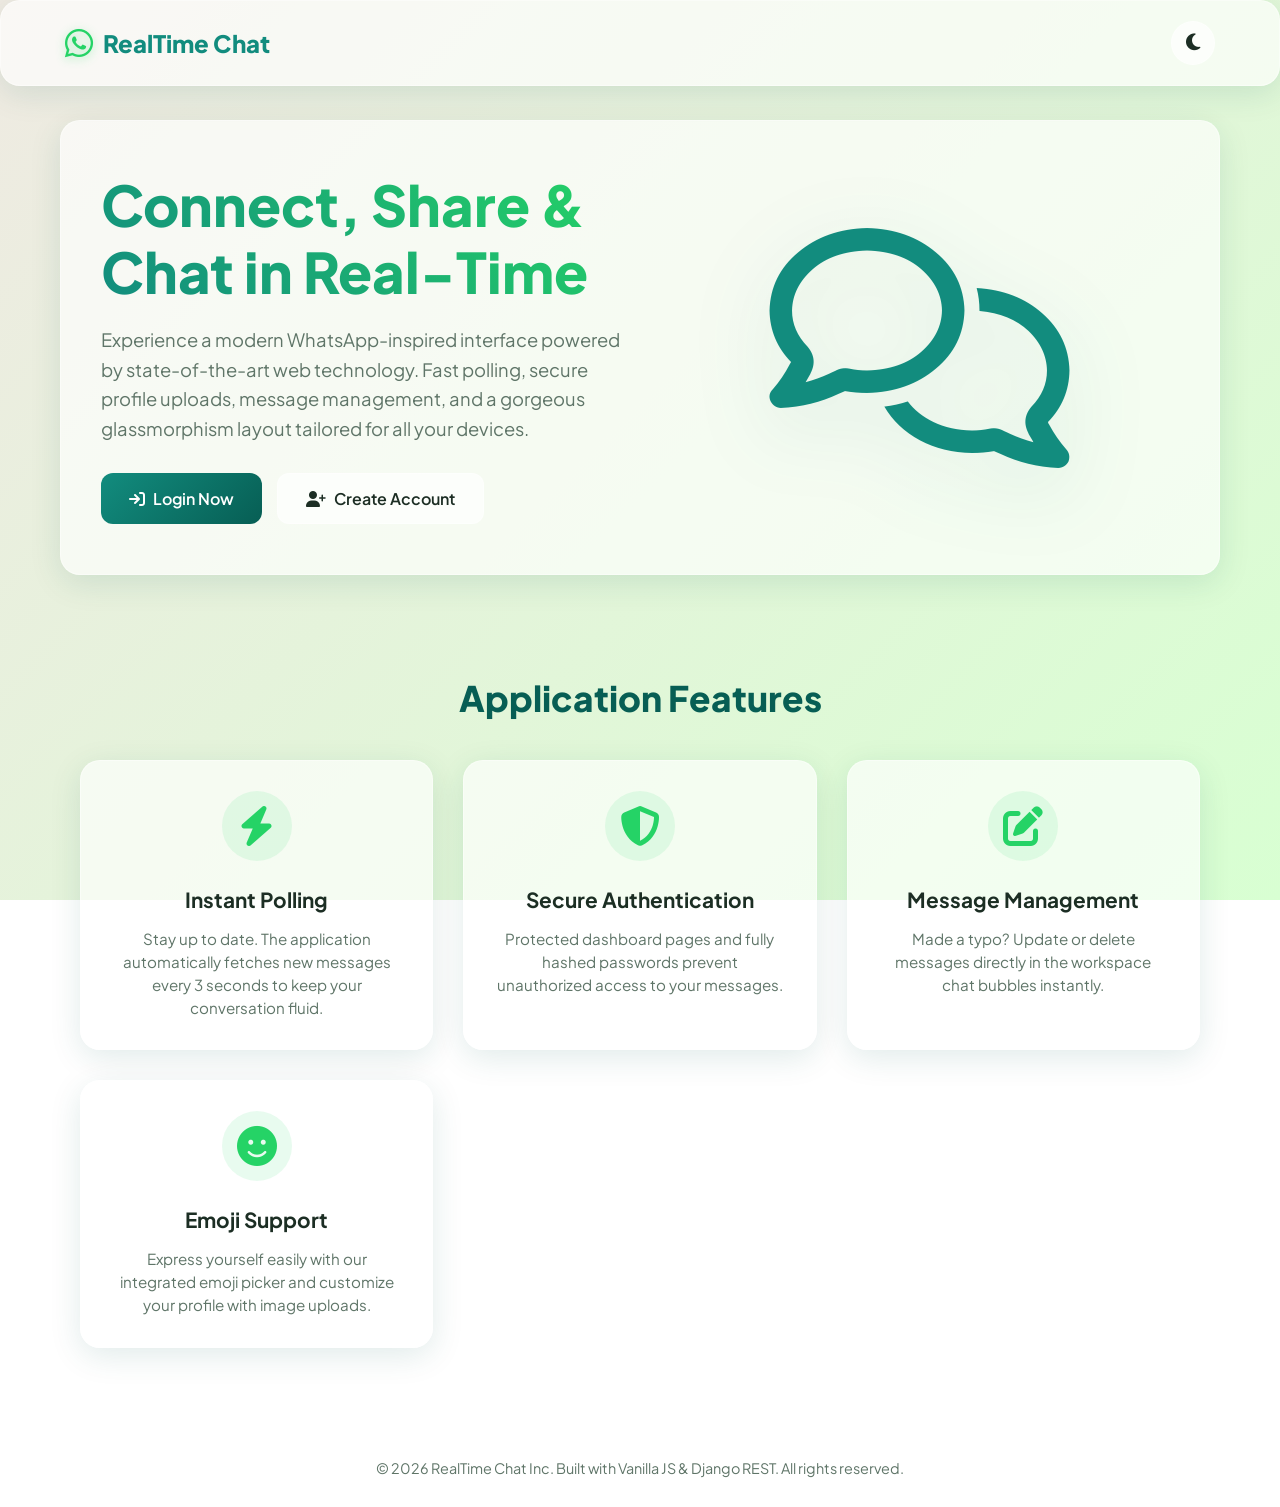
<file: Frontend/index.html>
<!DOCTYPE html>
<html lang="en">
<head>
    <meta charset="UTF-8">
    <meta name="viewport" content="width=device-width, initial-scale=1.0">
    <title>RealTime Chat - Connect Instantly</title>
    <!-- Font Awesome Icons -->
    <link rel="stylesheet" href="https://cdnjs.cloudflare.com/ajax/libs/font-awesome/6.4.0/css/all.min.css">
    <!-- Custom CSS -->
    <link rel="stylesheet" href="style.css">
</head>
<body class="fade-in">

    <!-- Header Navigation -->
    <header class="landing-header glass-panel">
        <a href="index.html" class="logo">
            <i class="fa-brands fa-whatsapp"></i>
            <span>RealTime Chat</span>
        </a>
        <button id="themeToggleBtn" class="theme-toggle" title="Toggle Theme">
            <i class="fa-solid fa-moon"></i>
        </button>
    </header>

    <!-- Main Container -->
    <main class="landing-container">
        
        <!-- Hero Section -->
        <section class="hero-section glass-panel">
            <div class="hero-content">
                <h1>Connect, Share & Chat in Real-Time</h1>
                <p>Experience a modern WhatsApp-inspired interface powered by state-of-the-art web technology. Fast polling, secure profile uploads, message management, and a gorgeous glassmorphism layout tailored for all your devices.</p>
                <div class="hero-actions">
                    <a href="login.html" class="btn-primary btn-animate">
                        <i class="fa-solid fa-arrow-right-to-bracket"></i> Login Now
                    </a>
                    <a href="register.html" class="btn-secondary btn-animate">
                        <i class="fa-solid fa-user-plus"></i> Create Account
                    </a>
                </div>
            </div>
            <div class="hero-image-container">
                <i class="fa-regular fa-comments"></i>
            </div>
        </section>

        <!-- Features Grid -->
        <section class="features-section">
            <h2 class="section-title">Application Features</h2>
            <div class="features-grid">
                
                <!-- Feature 1 -->
                <div class="feature-card glass-panel btn-animate">
                    <i class="fa-solid fa-bolt"></i>
                    <h3>Instant Polling</h3>
                    <p>Stay up to date. The application automatically fetches new messages every 3 seconds to keep your conversation fluid.</p>
                </div>

                <!-- Feature 2 -->
                <div class="feature-card glass-panel btn-animate">
                    <i class="fa-solid fa-shield-halved"></i>
                    <h3>Secure Authentication</h3>
                    <p>Protected dashboard pages and fully hashed passwords prevent unauthorized access to your messages.</p>
                </div>

                <!-- Feature 3 -->
                <div class="feature-card glass-panel btn-animate">
                    <i class="fa-solid fa-pen-to-square"></i>
                    <h3>Message Management</h3>
                    <p>Made a typo? Update or delete messages directly in the workspace chat bubbles instantly.</p>
                </div>

                <!-- Feature 4 -->
                <div class="feature-card glass-panel btn-animate">
                    <i class="fa-solid fa-face-smile"></i>
                    <h3>Emoji Support</h3>
                    <p>Express yourself easily with our integrated emoji picker and customize your profile with image uploads.</p>
                </div>

            </div>
        </section>

    </main>

    <!-- Footer -->
    <footer class="footer">
        <p>&copy; 2026 RealTime Chat Inc. Built with Vanilla JS & Django REST. All rights reserved.</p>
    </footer>

    <!-- Core App JS -->
    <script src="script.js"></script>
    <script>
        // Init landing page interactions
        document.addEventListener('DOMContentLoaded', () => {
            // Apply theme on load
            const currentTheme = localStorage.getItem('theme') || 'light';
            if (currentTheme === 'dark') {
                document.body.classList.add('dark-mode');
                document.getElementById('themeToggleBtn').innerHTML = '<i class="fa-solid fa-sun"></i>';
            }

            // Theme toggle button
            document.getElementById('themeToggleBtn').addEventListener('click', () => {
                document.body.classList.toggle('dark-mode');
                const isDark = document.body.classList.contains('dark-mode');
                localStorage.setItem('theme', isDark ? 'dark' : 'light');
                document.getElementById('themeToggleBtn').innerHTML = isDark ? 
                    '<i class="fa-solid fa-sun"></i>' : 
                    '<i class="fa-solid fa-moon"></i>';
                showToast(isDark ? 'Dark mode enabled' : 'Light mode enabled', 'info');
            });
        });
    </script>
</body>
</html>
</file>
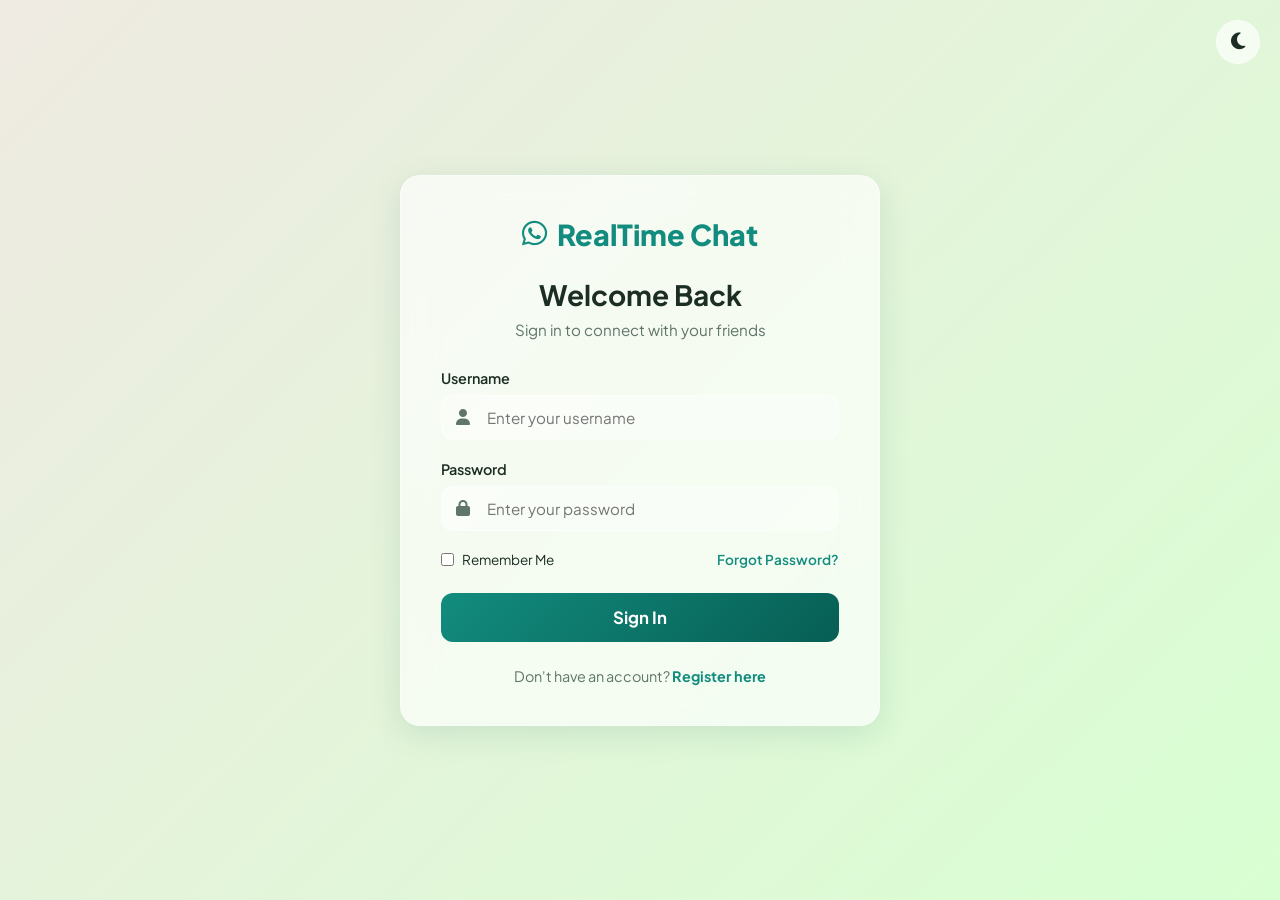
<file: Frontend/dashboard.html>
<!DOCTYPE html>
<html lang="en">
<head>
    <meta charset="UTF-8">
    <meta name="viewport" content="width=device-width, initial-scale=1.0">
    <title>Dashboard - RealTime Chat</title>
    <!-- Font Awesome Icons -->
    <link rel="stylesheet" href="https://cdnjs.cloudflare.com/ajax/libs/font-awesome/6.4.0/css/all.min.css">
    <!-- Custom CSS -->
    <link rel="stylesheet" href="style.css">
    <style>
        /* Modals and specific dashboard overlays */
        .modal {
            display: none;
            position: fixed;
            top: 0;
            left: 0;
            width: 100vw;
            height: 100vh;
            background: rgba(0,0,0,0.5);
            backdrop-filter: blur(5px);
            z-index: 200;
            justify-content: center;
            align-items: center;
            opacity: 0;
            transition: opacity 0.3s ease;
        }
        .modal.show {
            display: flex;
            opacity: 1;
        }
        .modal-content {
            width: 100%;
            max-width: 440px;
            padding: 30px;
            position: relative;
        }
        .close-modal {
            position: absolute;
            top: 15px;
            right: 20px;
            font-size: 1.5rem;
            color: var(--text-secondary);
            cursor: pointer;
            background: transparent;
            border: none;
        }
        .btn-danger {
            background: linear-gradient(135deg, #e53935, #c62828);
            color: var(--text-light);
            border: none;
            padding: 12px;
            border-radius: var(--radius-md);
            font-weight: 600;
            cursor: pointer;
            width: 100%;
            margin-top: 10px;
            display: inline-flex;
            align-items: center;
            justify-content: center;
            gap: 8px;
            transition: var(--transition-smooth);
        }
        .btn-danger:hover {
            transform: translateY(-2px);
            box-shadow: 0 4px 10px rgba(198, 40, 40, 0.3);
        }
    </style>
</head>
<body class="fade-in">

    <div class="dashboard-container glass-panel">
        
        <!-- ==========================================
             LEFT PANEL (SIDEBAR)
             ========================================== -->
        <aside id="sidebar" class="sidebar">
            
            <!-- Logged-in User Card -->
            <div class="user-card">
                <div class="user-profile">
                    <div class="avatar-wrapper">
                        <img id="selfAvatar" class="avatar" src="data:image/svg+xml;utf8,<svg xmlns='http://www.w3.org/2000/svg' viewBox='0 0 24 24' width='48' height='48'><rect width='100%' height='100%' fill='%23e1e1e1'/><path d='M12 12c2.21 0 4-1.79 4-4s-1.79-4-4-4-4 1.79-4 4 1.79 4 4 4zm0 2c-2.67 0-8 1.34-8 4v2h16v-2c0-2.66-5.33-4-8-4z' fill='%238696a0'/></svg>" alt="Self Profile">
                        <span class="status-dot online"></span>
                    </div>
                    <div class="user-details">
                        <h4 id="selfFullName">Loading User...</h4>
                        <span id="selfUsername">@username</span>
                    </div>
                </div>
                <div class="user-actions">
                    <button id="themeToggleBtn" class="icon-btn" title="Toggle Theme">
                        <i class="fa-solid fa-moon"></i>
                    </button>
                    <button id="addContactBtn" class="icon-btn" title="Add Contact">
                        <i class="fa-solid fa-user-plus"></i>
                    </button>
                    <button id="editProfileBtn" class="icon-btn" title="Edit Profile">
                        <i class="fa-solid fa-user-gear"></i>
                    </button>
                    <button id="logoutBtn" class="icon-btn" title="Logout">
                        <i class="fa-solid fa-arrow-right-from-bracket"></i>
                    </button>
                </div>
            </div>

            <!-- Search Users / Chats -->
            <div class="sidebar-search">
                <div class="search-wrapper">
                    <input type="text" id="searchInput" class="search-input" placeholder="Search users or conversations...">
                    <i class="fa-solid fa-magnifying-glass"></i>
                </div>
            </div>

            <!-- Available Users / Conversations -->
            <div id="usersList" class="users-list-container">
                <!-- User Item placeholder -->
                <div class="spinner-dark spinner"></div>
            </div>

        </aside>

        <!-- ==========================================
             RIGHT PANEL (CHAT WINDOW)
             ========================================== -->
        <main id="chatWindow" class="chat-window glass-panel">
            
            <!-- Empty State / Welcome Panel -->
            <div id="welcomePanel" class="welcome-panel">
                <i class="fa-brands fa-whatsapp"></i>
                <h3>RealTime Chat Dashboard</h3>
                <p>Select a contact from the sidebar list to start chatting. You can send messages, utilize emojis, and update/delete sent messages instantly.</p>
            </div>

            <!-- Active Chat Interface (Hidden by Default) -->
            <div id="activeChatPanel" style="display: none; flex-direction: column; height: 100%; width: 100%; overflow: hidden;">
                
                <!-- Chat Header -->
                <div class="chat-header">
                    <div class="chat-partner-info">
                        <!-- Mobile back button to close chat panel and show sidebar -->
                        <button id="backToSidebarBtn" class="icon-btn back-sidebar-btn" title="Back to Contacts">
                            <i class="fa-solid fa-arrow-left"></i>
                        </button>
                        <div class="avatar-wrapper">
                            <img id="chatPartnerAvatar" class="avatar" src="" alt="Partner Profile">
                            <span id="chatPartnerStatusDot" class="status-dot"></span>
                        </div>
                        <div class="chat-partner-text">
                            <h4 id="chatPartnerFullName">Contact Name</h4>
                            <span id="chatPartnerStatusText">offline</span>
                        </div>
                    </div>
                    <div class="chat-header-actions">
                        <button id="refreshChatBtn" class="icon-btn" title="Force Refresh">
                            <i class="fa-solid fa-rotate"></i>
                        </button>
                    </div>
                </div>

                <!-- Messages Workspace -->
                <div id="messagesWorkspace" class="messages-workspace">
                    <!-- Dynamic chat bubbles are rendered here -->
                </div>

                <!-- Chat Footer (Input Area) -->
                <div class="chat-footer">
                    <!-- Emoji Picker Trigger -->
                    <button id="emojiTrigger" class="icon-btn emoji-trigger" title="Pick Emoji">
                        <i class="fa-regular fa-face-smile"></i>
                    </button>
                    
                    <!-- Emoji Picker Panel -->
                    <div id="emojiPicker" class="emoji-picker-pane glass-panel">
                        <!-- Filled by JS -->
                    </div>

                    <!-- Input Form -->
                    <form id="chatInputForm" class="chat-input-form" autocomplete="off">
                        <div class="chat-input-wrapper">
                            <input type="text" id="chatInputField" class="chat-input" placeholder="Type a message..." required>
                        </div>
                        <button type="submit" class="send-btn btn-animate" title="Send Message">
                            <i class="fa-solid fa-paper-plane"></i>
                        </button>
                    </form>
                </div>

            </div>

        </main>

    </div>

    <!-- ==========================================
         EDIT PROFILE MODAL
         ========================================== -->
    <div id="profileModal" class="modal">
        <div class="modal-content glass-panel scale-up">
            <button id="closeProfileModal" class="close-modal">&times;</button>
            <h3 style="margin-bottom: 20px; text-align: center;">Account Details</h3>
            
            <form id="updateProfileForm" novalidate>
                
                <!-- Profile Image Edit Preview -->
                <div class="profile-upload-container">
                    <div class="profile-preview-wrapper">
                        <img id="modalAvatarPreview" class="profile-preview" src="" alt="Profile Image">
                        <label for="modalProfileImage" class="upload-overlay">
                            <i class="fa-solid fa-camera"></i>
                            <input type="file" id="modalProfileImage" accept="image/*">
                        </label>
                    </div>
                    <span style="font-size: 0.8rem; color: var(--text-secondary);">Change profile photo</span>
                </div>

                <div class="form-group">
                    <label for="modalFullName">Full Name</label>
                    <div class="input-wrapper">
                        <input type="text" id="modalFullName" class="form-control" required>
                        <i class="fa-solid fa-user-tag"></i>
                    </div>
                </div>

                <div class="form-group">
                    <label for="modalEmail">Email Address</label>
                    <div class="input-wrapper">
                        <input type="email" id="modalEmail" class="form-control" required>
                        <i class="fa-solid fa-envelope"></i>
                    </div>
                </div>

                <button type="submit" id="saveProfileBtn" class="btn-primary btn-block btn-animate">
                    <span>Save Changes</span>
                </button>
            </form>

            <hr style="margin: 25px 0; border: 0; border-top: 1px solid var(--card-border);">

            <!-- Danger Zone (Delete Account) -->
            <div style="text-align: center;">
                <h4 style="color: #e53935; margin-bottom: 10px;">Danger Zone</h4>
                <p style="font-size: 0.8rem; color: var(--text-secondary); margin-bottom: 15px;">Deleting your account will permanently wipe your profile and delete all your chat messages from the servers.</p>
                <button id="deleteAccountBtn" class="btn-danger">
                    <i class="fa-solid fa-user-xmark"></i> Delete My Account
                </button>
            </div>

        </div>
    </div>

    <!-- ==========================================
         ADD CONTACT MODAL
         ========================================== -->
    <div id="addContactModal" class="modal">
        <div class="modal-content glass-panel scale-up">
            <button id="closeAddContactModal" class="close-modal">&times;</button>
            <h3 style="margin-bottom: 20px; text-align: center;">Add New Contact</h3>
            
            <form id="addContactForm" novalidate>
                <div class="form-group">
                    <label for="contactFullName">Full Name</label>
                    <div class="input-wrapper">
                        <input type="text" id="contactFullName" class="form-control" placeholder="Enter contact's name" required>
                        <i class="fa-solid fa-user-tag"></i>
                    </div>
                </div>

                <div class="form-group">
                    <label for="contactUsername">Username</label>
                    <div class="input-wrapper">
                        <input type="text" id="contactUsername" class="form-control" placeholder="Enter username (lowercase, no spaces)" required>
                        <i class="fa-solid fa-user"></i>
                    </div>
                </div>

                <div class="form-group">
                    <label for="contactEmail">Email Address</label>
                    <div class="input-wrapper">
                        <input type="email" id="contactEmail" class="form-control" placeholder="Enter email address" required>
                        <i class="fa-solid fa-envelope"></i>
                    </div>
                </div>

                <button type="submit" id="submitAddContactBtn" class="btn-primary btn-block btn-animate">
                    <span>Add Contact</span>
                </button>
            </form>
        </div>
    </div>

    <!-- Container for dynamic Toast notifications -->
    <div id="toastContainer" class="toast-container"></div>

    <!-- Core App JS -->
    <script src="script.js"></script>
</body>
</html>
</file>
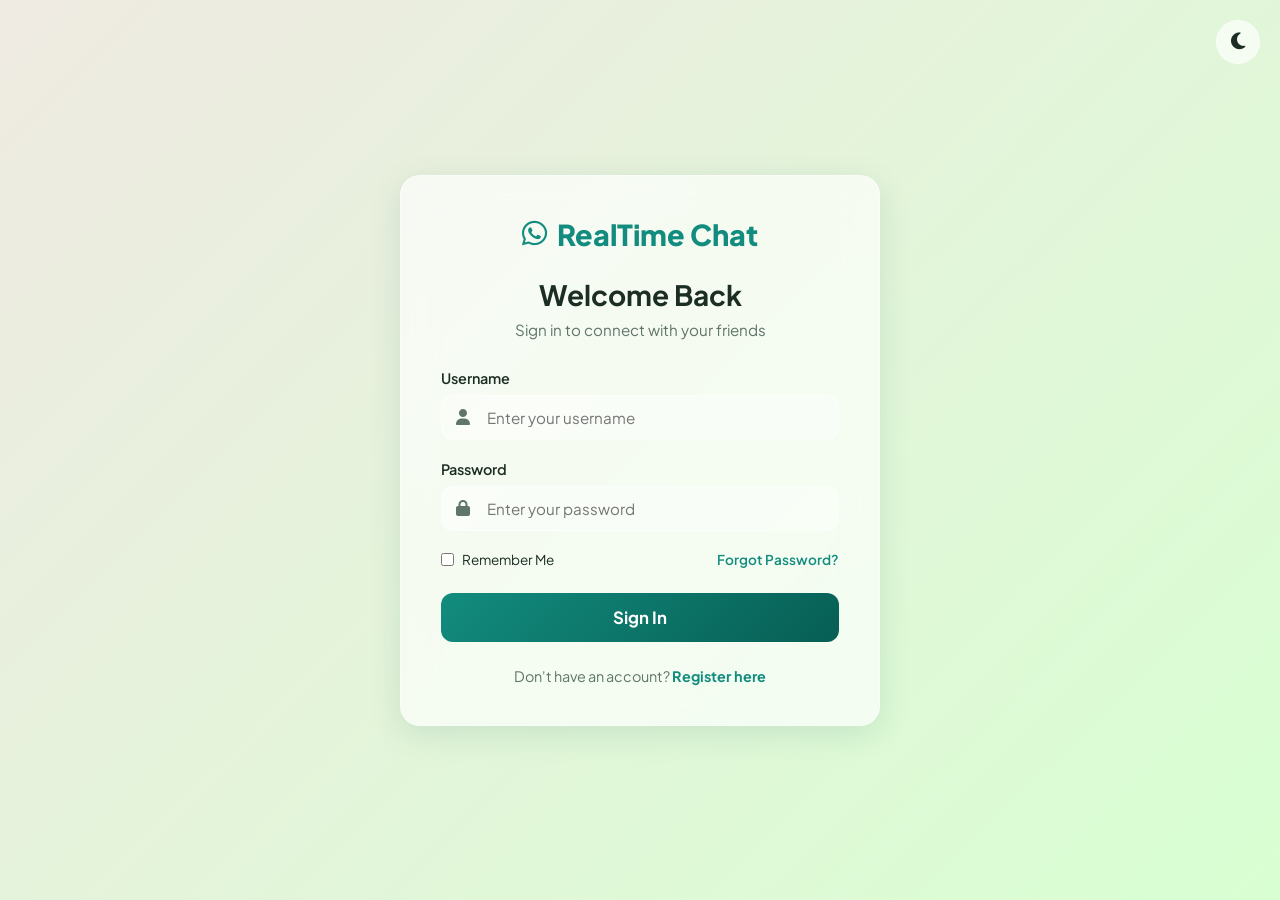
<file: Frontend/login.html>
<!DOCTYPE html>
<html lang="en">
<head>
    <meta charset="UTF-8">
    <meta name="viewport" content="width=device-width, initial-scale=1.0">
    <title>Login - RealTime Chat</title>
    <!-- Font Awesome Icons -->
    <link rel="stylesheet" href="https://cdnjs.cloudflare.com/ajax/libs/font-awesome/6.4.0/css/all.min.css">
    <!-- Custom CSS -->
    <link rel="stylesheet" href="style.css">
</head>
<body class="fade-in">

    <!-- Theme Toggle Floating -->
    <div style="position: absolute; top: 20px; right: 20px; z-index: 100;">
        <button id="themeToggleBtn" class="theme-toggle" title="Toggle Theme">
            <i class="fa-solid fa-moon"></i>
        </button>
    </div>

    <!-- Auth Form wrapper -->
    <div class="auth-wrapper">
        <div class="auth-card glass-panel scale-up">
            
            <a href="index.html" class="auth-logo" style="text-decoration: none;">
                <i class="fa-brands fa-whatsapp"></i>
                <span>RealTime Chat</span>
            </a>

            <div class="auth-header">
                <h2>Welcome Back</h2>
                <p>Sign in to connect with your friends</p>
            </div>

            <!-- Login Form -->
            <form id="loginForm" novalidate>
                
                <!-- Username field -->
                <div class="form-group">
                    <label for="username">Username</label>
                    <div class="input-wrapper">
                        <input type="text" id="username" class="form-control" placeholder="Enter your username" required autocomplete="username">
                        <i class="fa-solid fa-user"></i>
                    </div>
                </div>

                <!-- Password field -->
                <div class="form-group">
                    <label for="password">Password</label>
                    <div class="input-wrapper">
                        <input type="password" id="password" class="form-control" placeholder="Enter your password" required autocomplete="current-password">
                        <i class="fa-solid fa-lock"></i>
                    </div>
                </div>

                <!-- Remember Me & Forgot Password -->
                <div class="form-row">
                    <label class="checkbox-label">
                        <input type="checkbox" id="rememberMe">
                        <span>Remember Me</span>
                    </label>
                    <a href="#" id="forgotPasswordBtn" class="forgot-link">Forgot Password?</a>
                </div>

                <!-- Submit Button -->
                <button type="submit" id="loginBtn" class="btn-primary btn-block btn-animate">
                    <span id="btnText">Sign In</span>
                    <span id="btnSpinner" class="spinner" style="display: none;"></span>
                </button>

            </form>

            <div class="auth-footer">
                <p>Don't have an account? <a href="register.html">Register here</a></p>
            </div>

        </div>
    </div>

    <!-- Container for dynamic Toast notifications -->
    <div id="toastContainer" class="toast-container"></div>

    <!-- Core Logic and Fetch calls -->
    <script src="script.js"></script>
    <script>
        document.addEventListener('DOMContentLoaded', () => {
            // Apply theme on load
            const currentTheme = localStorage.getItem('theme') || 'light';
            if (currentTheme === 'dark') {
                document.body.classList.add('dark-mode');
                document.getElementById('themeToggleBtn').innerHTML = '<i class="fa-solid fa-sun"></i>';
            }

            // Theme toggle button
            document.getElementById('themeToggleBtn').addEventListener('click', () => {
                document.body.classList.toggle('dark-mode');
                const isDark = document.body.classList.contains('dark-mode');
                localStorage.setItem('theme', isDark ? 'dark' : 'light');
                document.getElementById('themeToggleBtn').innerHTML = isDark ? 
                    '<i class="fa-solid fa-sun"></i>' : 
                    '<i class="fa-solid fa-moon"></i>';
            });

            // Redirect if already logged in
            if (localStorage.getItem('loggedUser')) {
                window.location.href = 'dashboard.html';
            }

            // Form Submit Listener
            const form = document.getElementById('loginForm');
            form.addEventListener('submit', async (e) => {
                e.preventDefault();
                await handleLogin();
            });

            // Visual check for Forgot Password UI click
            document.getElementById('forgotPasswordBtn').addEventListener('click', (e) => {
                e.preventDefault();
                showToast("Password reset functionality is under maintenance. Contact admin.", "info");
            });
        });
    </script>
</body>
</html>
</file>
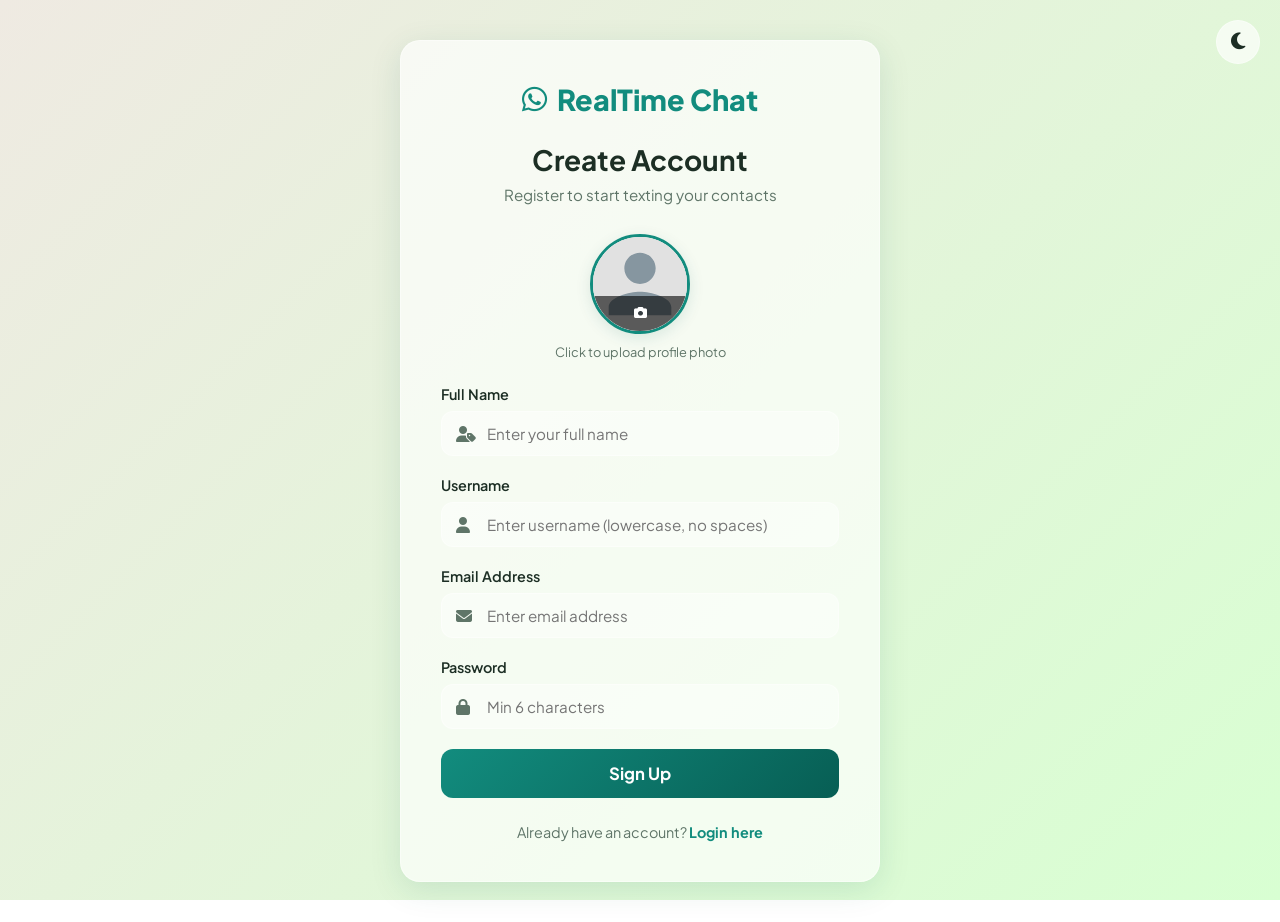
<file: Frontend/register.html>
<!DOCTYPE html>
<html lang="en">
<head>
    <meta charset="UTF-8">
    <meta name="viewport" content="width=device-width, initial-scale=1.0">
    <title>Register - RealTime Chat</title>
    <!-- Font Awesome Icons -->
    <link rel="stylesheet" href="https://cdnjs.cloudflare.com/ajax/libs/font-awesome/6.4.0/css/all.min.css">
    <!-- Custom CSS -->
    <link rel="stylesheet" href="style.css">
</head>
<body class="fade-in">

    <!-- Theme Toggle Floating -->
    <div style="position: absolute; top: 20px; right: 20px; z-index: 100;">
        <button id="themeToggleBtn" class="theme-toggle" title="Toggle Theme">
            <i class="fa-solid fa-moon"></i>
        </button>
    </div>

    <!-- Auth Form wrapper -->
    <div class="auth-wrapper">
        <div class="auth-card glass-panel scale-up">
            
            <a href="index.html" class="auth-logo" style="text-decoration: none;">
                <i class="fa-brands fa-whatsapp"></i>
                <span>RealTime Chat</span>
            </a>

            <div class="auth-header">
                <h2>Create Account</h2>
                <p>Register to start texting your contacts</p>
            </div>

            <!-- Register Form -->
            <form id="registerForm" novalidate>
                
                <!-- Profile Image Upload Preview -->
                <div class="profile-upload-container">
                    <div class="profile-preview-wrapper">
                        <!-- Default avatar layout using font-awesome icon placeholder converted to canvas/image or default src -->
                        <img id="avatarPreview" class="profile-preview" src="data:image/svg+xml;utf8,<svg xmlns='http://www.w3.org/2000/svg' viewBox='0 0 24 24' width='100' height='100'><rect width='100%' height='100%' fill='%23e1e1e1'/><path d='M12 12c2.21 0 4-1.79 4-4s-1.79-4-4-4-4 1.79-4 4 1.79 4 4 4zm0 2c-2.67 0-8 1.34-8 4v2h16v-2c0-2.66-5.33-4-8-4z' fill='%238696a0'/></svg>" alt="Profile Preview">
                        <label for="profileImage" class="upload-overlay">
                            <i class="fa-solid fa-camera"></i>
                            <input type="file" id="profileImage" accept="image/*">
                        </label>
                    </div>
                    <span style="font-size: 0.8rem; color: var(--text-secondary);">Click to upload profile photo</span>
                </div>

                <!-- Full Name field -->
                <div class="form-group">
                    <label for="fullName">Full Name</label>
                    <div class="input-wrapper">
                        <input type="text" id="fullName" class="form-control" placeholder="Enter your full name" required autocomplete="name">
                        <i class="fa-solid fa-user-tag"></i>
                    </div>
                </div>

                <!-- Username field -->
                <div class="form-group">
                    <label for="username">Username</label>
                    <div class="input-wrapper">
                        <input type="text" id="username" class="form-control" placeholder="Enter username (lowercase, no spaces)" required autocomplete="username">
                        <i class="fa-solid fa-user"></i>
                    </div>
                </div>

                <!-- Email field -->
                <div class="form-group">
                    <label for="email">Email Address</label>
                    <div class="input-wrapper">
                        <input type="email" id="email" class="form-control" placeholder="Enter email address" required autocomplete="email">
                        <i class="fa-solid fa-envelope"></i>
                    </div>
                </div>

                <!-- Password field -->
                <div class="form-group">
                    <label for="password">Password</label>
                    <div class="input-wrapper">
                        <input type="password" id="password" class="form-control" placeholder="Min 6 characters" required autocomplete="new-password">
                        <i class="fa-solid fa-lock"></i>
                    </div>
                </div>

                <!-- Submit Button -->
                <button type="submit" id="registerBtn" class="btn-primary btn-block btn-animate">
                    <span id="btnText">Sign Up</span>
                    <span id="btnSpinner" class="spinner" style="display: none;"></span>
                </button>

            </form>

            <div class="auth-footer">
                <p>Already have an account? <a href="login.html">Login here</a></p>
            </div>

        </div>
    </div>

    <!-- Container for dynamic Toast notifications -->
    <div id="toastContainer" class="toast-container"></div>

    <!-- Core Logic and Fetch calls -->
    <script src="script.js"></script>
    <script>
        document.addEventListener('DOMContentLoaded', () => {
            // Apply theme on load
            const currentTheme = localStorage.getItem('theme') || 'light';
            if (currentTheme === 'dark') {
                document.body.classList.add('dark-mode');
                document.getElementById('themeToggleBtn').innerHTML = '<i class="fa-solid fa-sun"></i>';
            }

            // Theme toggle button
            document.getElementById('themeToggleBtn').addEventListener('click', () => {
                document.body.classList.toggle('dark-mode');
                const isDark = document.body.classList.contains('dark-mode');
                localStorage.setItem('theme', isDark ? 'dark' : 'light');
                document.getElementById('themeToggleBtn').innerHTML = isDark ? 
                    '<i class="fa-solid fa-sun"></i>' : 
                    '<i class="fa-solid fa-moon"></i>';
            });

            // Redirect if already logged in
            if (localStorage.getItem('loggedUser')) {
                window.location.href = 'dashboard.html';
            }

            let profileImageBase64 = "";

            // Handle Profile Image upload
            const fileInput = document.getElementById('profileImage');
            const avatarPreview = document.getElementById('avatarPreview');

            fileInput.addEventListener('change', (e) => {
                const file = e.target.files[0];
                if (file) {
                    // Check file size (e.g., limit to 2MB)
                    if (file.size > 2 * 1024 * 1024) {
                        showToast("File size too large (max 2MB)", "error");
                        fileInput.value = "";
                        return;
                    }

                    const reader = new FileReader();
                    reader.onload = (event) => {
                        profileImageBase64 = event.target.result;
                        avatarPreview.src = profileImageBase64;
                    };
                    reader.readAsDataURL(file);
                }
            });

            // Form Submit Listener
            const form = document.getElementById('registerForm');
            form.addEventListener('submit', async (e) => {
                e.preventDefault();
                await handleRegister(profileImageBase64);
            });
        });
    </script>
</body>
</html>
</file>
<file: Frontend/style.css>
/* ==========================================================================
   DESIGN SYSTEM - THEME VARIABLES, FONTS, AND UTILITIES
   ========================================================================== */

@import url('https://fonts.googleapis.com/css2?family=Plus+Jakarta+Sans:wght@300;400;500;600;700;800&display=swap');

:root {
    /* Color Palette - Light Mode (WhatsApp Elegant Hybrid) */
    --primary-color: #075e54;
    --primary-light: #128c7e;
    --accent-green: #25d366;
    --accent-blue: #34b7f1;
    --bg-gradient: linear-gradient(135deg, #efeae2 0%, #d8ffd2 100%);
    --bg-solid: #efeae2;
    --card-bg: rgba(255, 255, 255, 0.65);
    --card-border: rgba(255, 255, 255, 0.4);
    --text-primary: #1c2e24;
    --text-secondary: #5f7568;
    --text-light: #ffffff;
    --shadow-color: rgba(7, 94, 84, 0.12);
    --scrollbar-track: #f1f1f1;
    --scrollbar-thumb: #128c7e;
    
    /* Message bubbles */
    --msg-sent-bg: rgba(220, 248, 198, 0.95);
    --msg-received-bg: rgba(255, 255, 255, 0.95);
    
    /* Glassmorphism Defaults */
    --glass-blur: 16px;
    --radius-lg: 20px;
    --radius-md: 12px;
    --radius-sm: 8px;
    --transition-smooth: all 0.3s cubic-bezier(0.4, 0, 0.2, 1);
}

/* Dark Mode Theme Variables */
.dark-mode {
    --primary-color: #054c44;
    --primary-light: #128c7e;
    --accent-green: #00e676;
    --accent-blue: #00b0ff;
    --bg-gradient: linear-gradient(135deg, #0b141a 0%, #071f1a 100%);
    --bg-solid: #0b141a;
    --card-bg: rgba(17, 27, 33, 0.7);
    --card-border: rgba(255, 255, 255, 0.08);
    --text-primary: #e9edef;
    --text-secondary: #8696a0;
    --text-light: #ffffff;
    --shadow-color: rgba(0, 0, 0, 0.4);
    --scrollbar-track: #111b21;
    --scrollbar-thumb: #054c44;
    
    /* Message bubbles */
    --msg-sent-bg: rgba(5, 97, 98, 0.9);
    --msg-received-bg: rgba(32, 44, 51, 0.9);
}

/* ==========================================================================
   RESET & BASE STYLING
   ========================================================================== */

* {
    margin: 0;
    padding: 0;
    box-sizing: border-box;
    font-family: 'Plus Jakarta Sans', -apple-system, BlinkMacSystemFont, "Segoe UI", Roboto, sans-serif;
}

body {
    background: var(--bg-gradient);
    background-attachment: fixed;
    color: var(--text-primary);
    min-height: 100vh;
    overflow-x: hidden;
    transition: var(--transition-smooth);
    display: flex;
    flex-direction: column;
}

/* Standard Scrollbar Customization */
::-webkit-scrollbar {
    width: 6px;
    height: 6px;
}
::-webkit-scrollbar-track {
    background: var(--scrollbar-track);
}
::-webkit-scrollbar-thumb {
    background: var(--scrollbar-thumb);
    border-radius: 10px;
}
::-webkit-scrollbar-thumb:hover {
    background: var(--accent-green);
}

/* ==========================================================================
   MICRO-ANIMATIONS & EFFECTS
   ========================================================================== */

@keyframes fadeIn {
    from { opacity: 0; transform: translateY(15px); }
    to { opacity: 1; transform: translateY(0); }
}

@keyframes slideInLeft {
    from { transform: translateX(-100%); }
    to { transform: translateX(0); }
}

@keyframes scaleUp {
    from { transform: scale(0.95); opacity: 0; }
    to { transform: scale(1); opacity: 1; }
}

@keyframes pulse {
    0% { transform: scale(1); opacity: 0.5; }
    50% { transform: scale(1.15); opacity: 1; }
    100% { transform: scale(1); opacity: 0.5; }
}

@keyframes ripple {
    0% { transform: scale(0); opacity: 0.4; }
    100% { transform: scale(3); opacity: 0; }
}

.fade-in {
    animation: fadeIn 0.5s ease forwards;
}

.scale-up {
    animation: scaleUp 0.3s cubic-bezier(0.34, 1.56, 0.64, 1) forwards;
}

/* Glassmorphism Utility */
.glass-panel {
    background: var(--card-bg);
    backdrop-filter: blur(var(--glass-blur));
    -webkit-backdrop-filter: blur(var(--glass-blur));
    border: 1px solid var(--card-border);
    box-shadow: 0 8px 32px var(--shadow-color);
    border-radius: var(--radius-lg);
}

/* Glass Button Ripple Utility */
.btn-animate {
    position: relative;
    overflow: hidden;
    cursor: pointer;
    transition: var(--transition-smooth);
}
.btn-animate:hover {
    transform: translateY(-2px);
    box-shadow: 0 5px 15px var(--shadow-color);
}
.btn-animate:active {
    transform: translateY(1px);
}

/* ==========================================================================
   LANDING PAGE (INDEX.HTML) STYLING
   ========================================================================== */

.landing-header {
    width: 100%;
    padding: 20px 5%;
    display: flex;
    justify-content: space-between;
    align-items: center;
    position: fixed;
    top: 0;
    z-index: 100;
}

.logo {
    display: flex;
    align-items: center;
    gap: 10px;
    font-size: 1.5rem;
    font-weight: 800;
    color: var(--primary-light);
    text-decoration: none;
}
.logo i {
    font-size: 2rem;
    color: var(--accent-green);
    filter: drop-shadow(0 2px 5px rgba(37, 211, 102, 0.4));
}

.theme-toggle {
    background: var(--card-bg);
    border: 1px solid var(--card-border);
    color: var(--text-primary);
    width: 44px;
    height: 44px;
    border-radius: 50%;
    display: flex;
    align-items: center;
    justify-content: center;
    font-size: 1.2rem;
    cursor: pointer;
    transition: var(--transition-smooth);
}
.theme-toggle:hover {
    transform: rotate(45deg);
    background: var(--primary-light);
    color: var(--text-light);
}

.landing-container {
    max-width: 1200px;
    margin: 120px auto 40px;
    padding: 0 20px;
    flex-grow: 1;
    display: flex;
    flex-direction: column;
    gap: 60px;
}

.hero-section {
    display: flex;
    align-items: center;
    justify-content: space-between;
    gap: 40px;
    padding: 50px 40px;
}

.hero-content {
    flex: 1;
    display: flex;
    flex-direction: column;
    gap: 20px;
}

.hero-content h1 {
    font-size: 3.5rem;
    font-weight: 800;
    line-height: 1.2;
    background: linear-gradient(45deg, var(--primary-light), var(--accent-green));
    -webkit-background-clip: text;
    -webkit-text-fill-color: transparent;
}

.hero-content p {
    font-size: 1.15rem;
    line-height: 1.6;
    color: var(--text-secondary);
}

.hero-actions {
    display: flex;
    gap: 15px;
    margin-top: 10px;
}

.btn-primary {
    background: linear-gradient(135deg, var(--primary-light), var(--primary-color));
    color: var(--text-light);
    border: none;
    padding: 14px 28px;
    border-radius: var(--radius-md);
    font-weight: 600;
    font-size: 1rem;
    display: inline-flex;
    align-items: center;
    gap: 8px;
    text-decoration: none;
}

.btn-secondary {
    background: var(--card-bg);
    color: var(--text-primary);
    border: 1px solid var(--card-border);
    padding: 14px 28px;
    border-radius: var(--radius-md);
    font-weight: 600;
    font-size: 1rem;
    display: inline-flex;
    align-items: center;
    gap: 8px;
    text-decoration: none;
}

.hero-image-container {
    flex: 1;
    display: flex;
    justify-content: center;
    align-items: center;
    position: relative;
}

.hero-image-container i {
    font-size: 15rem;
    color: var(--primary-light);
    filter: drop-shadow(0 20px 40px var(--shadow-color));
    animation: float 6s ease-in-out infinite;
}

@keyframes float {
    0% { transform: translateY(0px) rotate(0deg); }
    50% { transform: translateY(-15px) rotate(3deg); }
    100% { transform: translateY(0px) rotate(0deg); }
}

.features-section {
    padding: 40px 20px;
}

.section-title {
    text-align: center;
    font-size: 2.2rem;
    font-weight: 800;
    margin-bottom: 40px;
    color: var(--primary-color);
}

.features-grid {
    display: grid;
    grid-template-columns: repeat(auto-fit, minmax(280px, 1fr));
    gap: 30px;
}

.feature-card {
    padding: 30px;
    text-align: center;
    display: flex;
    flex-direction: column;
    align-items: center;
    gap: 15px;
}
.feature-card i {
    font-size: 2.5rem;
    color: var(--accent-green);
    background: rgba(37, 211, 102, 0.1);
    width: 70px;
    height: 70px;
    border-radius: 50%;
    display: flex;
    align-items: center;
    justify-content: center;
    margin-bottom: 10px;
}
.feature-card h3 {
    font-size: 1.3rem;
    font-weight: 700;
}
.feature-card p {
    color: var(--text-secondary);
    font-size: 0.95rem;
    line-height: 1.5;
}

.footer {
    width: 100%;
    padding: 30px 5%;
    text-align: center;
    color: var(--text-secondary);
    font-size: 0.9rem;
    margin-top: auto;
    border-top: 1px solid var(--card-border);
}

/* ==========================================================================
   AUTH FORMS (LOGIN.HTML & REGISTER.HTML)
   ========================================================================== */

.auth-wrapper {
    min-height: 100vh;
    display: flex;
    justify-content: center;
    align-items: center;
    padding: 40px 20px;
}

.auth-card {
    width: 100%;
    max-width: 480px;
    padding: 40px;
    position: relative;
    overflow: hidden;
}

.auth-logo {
    display: flex;
    justify-content: center;
    align-items: center;
    gap: 10px;
    margin-bottom: 25px;
    font-size: 1.8rem;
    font-weight: 800;
    color: var(--primary-light);
}

.auth-header {
    text-align: center;
    margin-bottom: 30px;
}
.auth-header h2 {
    font-size: 1.75rem;
    font-weight: 700;
    margin-bottom: 8px;
}
.auth-header p {
    color: var(--text-secondary);
    font-size: 0.95rem;
}

.form-group {
    margin-bottom: 20px;
    position: relative;
}

.form-group label {
    display: block;
    margin-bottom: 8px;
    font-weight: 600;
    font-size: 0.9rem;
    color: var(--text-primary);
}

.input-wrapper {
    position: relative;
}
.input-wrapper i {
    position: absolute;
    left: 15px;
    top: 50%;
    transform: translateY(-50%);
    color: var(--text-secondary);
    transition: var(--transition-smooth);
}

.form-control {
    width: 100%;
    padding: 12px 15px 12px 45px;
    background: rgba(255, 255, 255, 0.4);
    border: 1px solid var(--card-border);
    border-radius: var(--radius-md);
    outline: none;
    font-size: 0.95rem;
    color: var(--text-primary);
    transition: var(--transition-smooth);
}
.dark-mode .form-control {
    background: rgba(255, 255, 255, 0.05);
}
.form-control:focus {
    background: rgba(255, 255, 255, 0.8);
    border-color: var(--primary-light);
    box-shadow: 0 0 10px rgba(18, 140, 126, 0.15);
}
.dark-mode .form-control:focus {
    background: rgba(0, 0, 0, 0.3);
}
.form-control:focus + i {
    color: var(--primary-light);
}

.form-row {
    display: flex;
    justify-content: space-between;
    align-items: center;
    font-size: 0.85rem;
    margin-bottom: 25px;
}

.checkbox-label {
    display: flex;
    align-items: center;
    gap: 8px;
    cursor: pointer;
}

.forgot-link {
    color: var(--primary-light);
    text-decoration: none;
    font-weight: 600;
}
.forgot-link:hover {
    color: var(--accent-green);
}

.btn-block {
    width: 100%;
    justify-content: center;
    padding: 14px;
    font-size: 1.05rem;
    border-radius: var(--radius-md);
    border: none;
    font-weight: 700;
    transition: var(--transition-smooth);
}

.auth-footer {
    text-align: center;
    margin-top: 25px;
    font-size: 0.9rem;
    color: var(--text-secondary);
}
.auth-footer a {
    color: var(--primary-light);
    text-decoration: none;
    font-weight: 700;
}
.auth-footer a:hover {
    color: var(--accent-green);
}

/* Profile Picture Upload Styling */
.profile-upload-container {
    display: flex;
    flex-direction: column;
    align-items: center;
    gap: 10px;
    margin-bottom: 25px;
}

.profile-preview-wrapper {
    position: relative;
    width: 100px;
    height: 100px;
    border-radius: 50%;
    overflow: hidden;
    border: 3px solid var(--primary-light);
    box-shadow: 0 4px 15px var(--shadow-color);
}
.profile-preview {
    width: 100%;
    height: 100%;
    object-fit: cover;
    background: #e1e1e1;
}

.upload-overlay {
    position: absolute;
    bottom: 0;
    width: 100%;
    height: 35px;
    background: rgba(0, 0, 0, 0.6);
    display: flex;
    align-items: center;
    justify-content: center;
    color: var(--text-light);
    font-size: 0.8rem;
    cursor: pointer;
    transition: var(--transition-smooth);
}
.upload-overlay:hover {
    background: rgba(0, 0, 0, 0.8);
}

.upload-overlay input {
    display: none;
}

/* ==========================================================================
   DASHBOARD / CHAT WINDOW STYLING
   ========================================================================== */

.dashboard-container {
    width: 100vw;
    height: 100vh;
    display: flex;
    padding: 20px;
    gap: 20px;
    overflow: hidden;
}

/* Left Sidebar */
.sidebar {
    width: 380px;
    display: flex;
    flex-direction: column;
    height: 100%;
    overflow: hidden;
    transition: var(--transition-smooth);
}

/* Active User Card Header */
.user-card {
    padding: 15px 20px;
    display: flex;
    align-items: center;
    justify-content: space-between;
    border-bottom: 1px solid var(--card-border);
}

.user-profile {
    display: flex;
    align-items: center;
    gap: 12px;
}

.avatar-wrapper {
    position: relative;
    width: 48px;
    height: 48px;
    border-radius: 50%;
}
.avatar {
    width: 100%;
    height: 100%;
    border-radius: 50%;
    object-fit: cover;
    background: #ccc;
    border: 2px solid var(--card-border);
}

.status-dot {
    position: absolute;
    bottom: 2px;
    right: 2px;
    width: 12px;
    height: 12px;
    border-radius: 50%;
    border: 2px solid var(--bg-solid);
}
.status-dot.online {
    background: var(--accent-green);
}
.status-dot.offline {
    background: #8696a0;
}

.user-details h4 {
    font-size: 1rem;
    font-weight: 700;
}
.user-details span {
    font-size: 0.8rem;
    color: var(--text-secondary);
}

.user-actions {
    display: flex;
    gap: 10px;
}
.icon-btn {
    background: transparent;
    border: none;
    width: 38px;
    height: 38px;
    border-radius: 50%;
    display: flex;
    align-items: center;
    justify-content: center;
    color: var(--text-secondary);
    font-size: 1.1rem;
    cursor: pointer;
    transition: var(--transition-smooth);
}
.icon-btn:hover {
    background: rgba(255, 255, 255, 0.25);
    color: var(--primary-light);
}

/* Sidebar Search Box */
.sidebar-search {
    padding: 15px 20px;
    border-bottom: 1px solid var(--card-border);
}
.search-wrapper {
    position: relative;
}
.search-wrapper i {
    position: absolute;
    left: 15px;
    top: 50%;
    transform: translateY(-50%);
    color: var(--text-secondary);
}
.search-input {
    width: 100%;
    padding: 10px 15px 10px 42px;
    background: rgba(255, 255, 255, 0.4);
    border: 1px solid var(--card-border);
    border-radius: var(--radius-md);
    outline: none;
    font-size: 0.9rem;
    color: var(--text-primary);
    transition: var(--transition-smooth);
}
.dark-mode .search-input {
    background: rgba(255, 255, 255, 0.05);
}
.search-input:focus {
    background: rgba(255, 255, 255, 0.8);
    border-color: var(--primary-light);
}
.dark-mode .search-input:focus {
    background: rgba(0, 0, 0, 0.3);
}

/* Users List */
.users-list-container {
    flex-grow: 1;
    overflow-y: auto;
    padding: 10px 0;
}

.user-item {
    display: flex;
    align-items: center;
    justify-content: space-between;
    padding: 12px 20px;
    cursor: pointer;
    transition: var(--transition-smooth);
    border-bottom: 1px solid rgba(255, 255, 255, 0.05);
}
.user-item:hover {
    background: rgba(255, 255, 255, 0.25);
}
.dark-mode .user-item:hover {
    background: rgba(255, 255, 255, 0.05);
}
.user-item.active {
    background: rgba(18, 140, 126, 0.15);
    border-left: 4px solid var(--primary-light);
}

.user-item-info {
    display: flex;
    align-items: center;
    gap: 12px;
    flex-grow: 1;
    overflow: hidden;
}

.user-item-text {
    flex-grow: 1;
    overflow: hidden;
}
.user-item-text h5 {
    font-size: 0.95rem;
    font-weight: 700;
    margin-bottom: 2px;
    white-space: nowrap;
    overflow: hidden;
    text-overflow: ellipsis;
}
.user-item-text p {
    font-size: 0.8rem;
    color: var(--text-secondary);
    white-space: nowrap;
    overflow: hidden;
    text-overflow: ellipsis;
}

.user-item-meta {
    display: flex;
    flex-direction: column;
    align-items: flex-end;
    gap: 5px;
    min-width: 65px;
}
.msg-time {
    font-size: 0.75rem;
    color: var(--text-secondary);
}
.unread-badge {
    background: var(--accent-green);
    color: var(--text-light);
    font-size: 0.75rem;
    font-weight: 700;
    min-width: 20px;
    height: 20px;
    border-radius: 50%;
    display: flex;
    align-items: center;
    justify-content: center;
    padding: 0 4px;
    animation: scaleUp 0.3s ease;
}

/* Empty State / Welcome Panel */
.chat-window {
    flex-grow: 1;
    display: flex;
    flex-direction: column;
    height: 100%;
    overflow: hidden;
    transition: var(--transition-smooth);
}

.welcome-panel {
    display: flex;
    flex-direction: column;
    align-items: center;
    justify-content: center;
    text-align: center;
    gap: 20px;
    padding: 40px;
    color: var(--text-secondary);
}
.welcome-panel i {
    font-size: 8rem;
    color: var(--primary-light);
    opacity: 0.4;
    animation: pulse 3s infinite;
}
.welcome-panel h3 {
    font-size: 1.8rem;
    font-weight: 700;
    color: var(--text-primary);
}
.welcome-panel p {
    max-width: 450px;
    font-size: 1rem;
    line-height: 1.5;
}

/* Active Chat Interface */
.chat-header {
    padding: 15px 25px;
    display: flex;
    align-items: center;
    justify-content: space-between;
    border-bottom: 1px solid var(--card-border);
}

.chat-partner-info {
    display: flex;
    align-items: center;
    gap: 15px;
}

.chat-partner-text h4 {
    font-size: 1.05rem;
    font-weight: 700;
}
.chat-partner-text span {
    font-size: 0.8rem;
    color: var(--text-secondary);
}
.typing-indicator {
    color: var(--accent-green) !important;
    font-weight: 600;
    animation: pulse 1.5s infinite;
}

.chat-header-actions {
    display: flex;
    gap: 5px;
}

/* Messages Workspace Box */
.messages-workspace {
    flex-grow: 1;
    overflow-y: auto;
    padding: 25px;
    display: flex;
    flex-direction: column;
    gap: 15px;
    background: rgba(239, 234, 226, 0.4);
}
.dark-mode .messages-workspace {
    background: rgba(11, 20, 26, 0.4);
}

/* Chat bubble styling */
.msg-row {
    display: flex;
    width: 100%;
}
.msg-row.sent {
    justify-content: flex-end;
}
.msg-row.received {
    justify-content: flex-start;
}

.msg-bubble {
    max-width: 65%;
    padding: 10px 14px 8px;
    border-radius: var(--radius-md);
    box-shadow: 0 2px 5px rgba(0,0,0,0.06);
    position: relative;
    display: flex;
    flex-direction: column;
    gap: 4px;
    animation: scaleUp 0.25s cubic-bezier(0.18, 0.89, 0.32, 1.28);
}

.msg-row.sent .msg-bubble {
    background: var(--msg-sent-bg);
    border-top-right-radius: 2px;
}
.msg-row.received .msg-bubble {
    background: var(--msg-received-bg);
    border-top-left-radius: 2px;
}

.msg-text {
    font-size: 0.95rem;
    line-height: 1.45;
    word-break: break-word;
}

.msg-footer {
    display: flex;
    justify-content: flex-end;
    align-items: center;
    gap: 5px;
}
.msg-time-stamp {
    font-size: 0.7rem;
    color: var(--text-secondary);
}

/* Tick Status icon */
.msg-status-tick {
    font-size: 0.85rem;
    color: var(--text-secondary);
}
.msg-status-tick.seen {
    color: var(--accent-blue);
}

/* Edit and Delete popups inside bubble */
.msg-bubble:hover .msg-options-trigger {
    opacity: 1;
}

.msg-options-trigger {
    position: absolute;
    right: 8px;
    top: 6px;
    width: 20px;
    height: 20px;
    border-radius: 50%;
    background: rgba(0,0,0,0.05);
    display: flex;
    align-items: center;
    justify-content: center;
    cursor: pointer;
    opacity: 0;
    transition: var(--transition-smooth);
}
.msg-options-trigger i {
    font-size: 0.75rem;
    color: var(--text-secondary);
}

.msg-menu {
    position: absolute;
    right: 8px;
    top: 30px;
    background: var(--bg-solid);
    border: 1px solid var(--card-border);
    border-radius: var(--radius-sm);
    box-shadow: 0 4px 15px rgba(0,0,0,0.15);
    z-index: 10;
    display: none;
    flex-direction: column;
    overflow: hidden;
}
.msg-menu.show {
    display: flex;
}
.msg-menu-item {
    padding: 8px 15px;
    font-size: 0.8rem;
    font-weight: 600;
    cursor: pointer;
    transition: var(--transition-smooth);
    background: transparent;
    border: none;
    text-align: left;
    width: 100%;
    color: var(--text-primary);
}
.msg-menu-item:hover {
    background: var(--primary-light);
    color: var(--text-light);
}

/* Chat Input Bar Form */
.chat-footer {
    padding: 15px 25px;
    border-top: 1px solid var(--card-border);
    display: flex;
    align-items: center;
    gap: 15px;
    position: relative;
}

.emoji-trigger {
    font-size: 1.35rem;
    color: var(--text-secondary);
    cursor: pointer;
    transition: var(--transition-smooth);
}
.emoji-trigger:hover {
    color: var(--accent-green);
    transform: scale(1.1);
}

/* Emoji Picker Overlay Pane */
.emoji-picker-pane {
    position: absolute;
    bottom: 75px;
    left: 25px;
    width: 320px;
    height: 240px;
    border-radius: var(--radius-md);
    padding: 15px;
    display: none;
    grid-template-columns: repeat(7, 1fr);
    gap: 10px;
    overflow-y: auto;
    z-index: 50;
}
.emoji-picker-pane.show {
    display: grid;
}
.emoji-btn {
    font-size: 1.4rem;
    background: transparent;
    border: none;
    cursor: pointer;
    transition: var(--transition-smooth);
    display: flex;
    align-items: center;
    justify-content: center;
}
.emoji-btn:hover {
    transform: scale(1.25);
}

.chat-input-form {
    flex-grow: 1;
    display: flex;
    gap: 12px;
    align-items: center;
}
.chat-input-wrapper {
    flex-grow: 1;
}
.chat-input {
    width: 100%;
    padding: 12px 20px;
    background: rgba(255, 255, 255, 0.4);
    border: 1px solid var(--card-border);
    border-radius: 25px;
    outline: none;
    font-size: 0.95rem;
    color: var(--text-primary);
    transition: var(--transition-smooth);
}
.dark-mode .chat-input {
    background: rgba(255, 255, 255, 0.05);
}
.chat-input:focus {
    background: rgba(255, 255, 255, 0.8);
    border-color: var(--primary-light);
}
.dark-mode .chat-input:focus {
    background: rgba(0, 0, 0, 0.3);
}

.send-btn {
    width: 44px;
    height: 44px;
    border-radius: 50%;
    background: var(--primary-light);
    color: var(--text-light);
    border: none;
    display: flex;
    align-items: center;
    justify-content: center;
    font-size: 1.15rem;
    cursor: pointer;
    transition: var(--transition-smooth);
}
.send-btn:hover {
    background: var(--accent-green);
    transform: scale(1.05);
}

/* Edit message inline input container */
.edit-msg-input-container {
    display: flex;
    gap: 8px;
    width: 100%;
    margin-top: 5px;
}
.edit-msg-input {
    flex-grow: 1;
    padding: 6px 12px;
    font-size: 0.85rem;
    border-radius: var(--radius-sm);
    border: 1px solid var(--primary-light);
    outline: none;
}
.edit-btn-confirm {
    background: var(--primary-light);
    color: white;
    border: none;
    padding: 4px 8px;
    font-size: 0.8rem;
    border-radius: var(--radius-sm);
    cursor: pointer;
}
.edit-btn-cancel {
    background: #8696a0;
    color: white;
    border: none;
    padding: 4px 8px;
    font-size: 0.8rem;
    border-radius: var(--radius-sm);
    cursor: pointer;
}

/* Empty Conversations state container */
.empty-conv-illustration {
    display: flex;
    flex-direction: column;
    align-items: center;
    justify-content: center;
    padding: 30px;
    text-align: center;
    color: var(--text-secondary);
    gap: 15px;
}
.empty-conv-illustration i {
    font-size: 4rem;
    color: var(--primary-light);
    opacity: 0.3;
}

/* ==========================================================================
   TOAST NOTIFICATION COMPONENT
   ========================================================================== */

.toast-container {
    position: fixed;
    bottom: 30px;
    right: 30px;
    z-index: 1000;
    display: flex;
    flex-direction: column;
    gap: 10px;
}

.toast {
    background: rgba(255, 255, 255, 0.9);
    color: #1a1a1a;
    border-left: 5px solid var(--primary-light);
    padding: 15px 25px;
    border-radius: var(--radius-sm);
    box-shadow: 0 4px 15px rgba(0,0,0,0.15);
    display: flex;
    align-items: center;
    gap: 12px;
    font-size: 0.95rem;
    font-weight: 600;
    backdrop-filter: blur(10px);
    animation: slideInRight 0.35s cubic-bezier(0.25, 1, 0.5, 1) forwards;
    transition: var(--transition-smooth);
}
.dark-mode .toast {
    background: rgba(32, 44, 51, 0.95);
    color: #fff;
}
.toast.success {
    border-left-color: var(--accent-green);
}
.toast.error {
    border-left-color: #e53935;
}
.toast.info {
    border-left-color: var(--accent-blue);
}

@keyframes slideInRight {
    from { transform: translateX(120%); }
    to { transform: translateX(0); }
}

.toast.fade-out {
    opacity: 0;
    transform: translateY(-20px);
}

/* Loading Spinners */
.spinner {
    display: inline-block;
    width: 20px;
    height: 20px;
    border: 3px solid rgba(255,255,255,.3);
    border-radius: 50%;
    border-top-color: #fff;
    animation: spin 1s ease-in-out infinite;
}
.spinner-dark {
    border: 3px solid rgba(0,0,0,.1);
    border-top-color: var(--primary-light);
    width: 40px;
    height: 40px;
    margin: 20px auto;
    display: block;
}

@keyframes spin {
    to { transform: rotate(360deg); }
}

/* ==========================================================================
   RESPONSIVE DESIGN (320px to 1440px)
   ========================================================================== */

/* Mobile view back button to close chat and show sidebar */
.back-sidebar-btn {
    display: none;
}

@media (max-width: 768px) {
    .dashboard-container {
        padding: 10px;
        gap: 0;
    }
    
    .sidebar {
        width: 100%;
    }
    
    .chat-window {
        display: none;
        width: 100%;
    }
    
    /* Toggle classes controlled by JS */
    .show-chat .sidebar {
        display: none;
    }
    
    .show-chat .chat-window {
        display: flex;
    }
    
    .back-sidebar-btn {
        display: flex;
        align-items: center;
        justify-content: center;
        margin-right: 10px;
    }
    
    .hero-section {
        flex-direction: column;
        text-align: center;
        padding: 40px 20px;
    }
    .hero-content h1 {
        font-size: 2.5rem;
    }
    .hero-actions {
        justify-content: center;
    }
    .hero-image-container i {
        font-size: 10rem;
    }
}

@media (min-width: 769px) and (max-width: 1024px) {
    .sidebar {
        width: 320px;
    }
}

@media (min-width: 1025px) {
    .dashboard-container {
        max-width: 1380px;
        margin: 0 auto;
        height: 95vh;
        align-self: center;
        margin-top: 2.5vh;
    }
}
</file>
